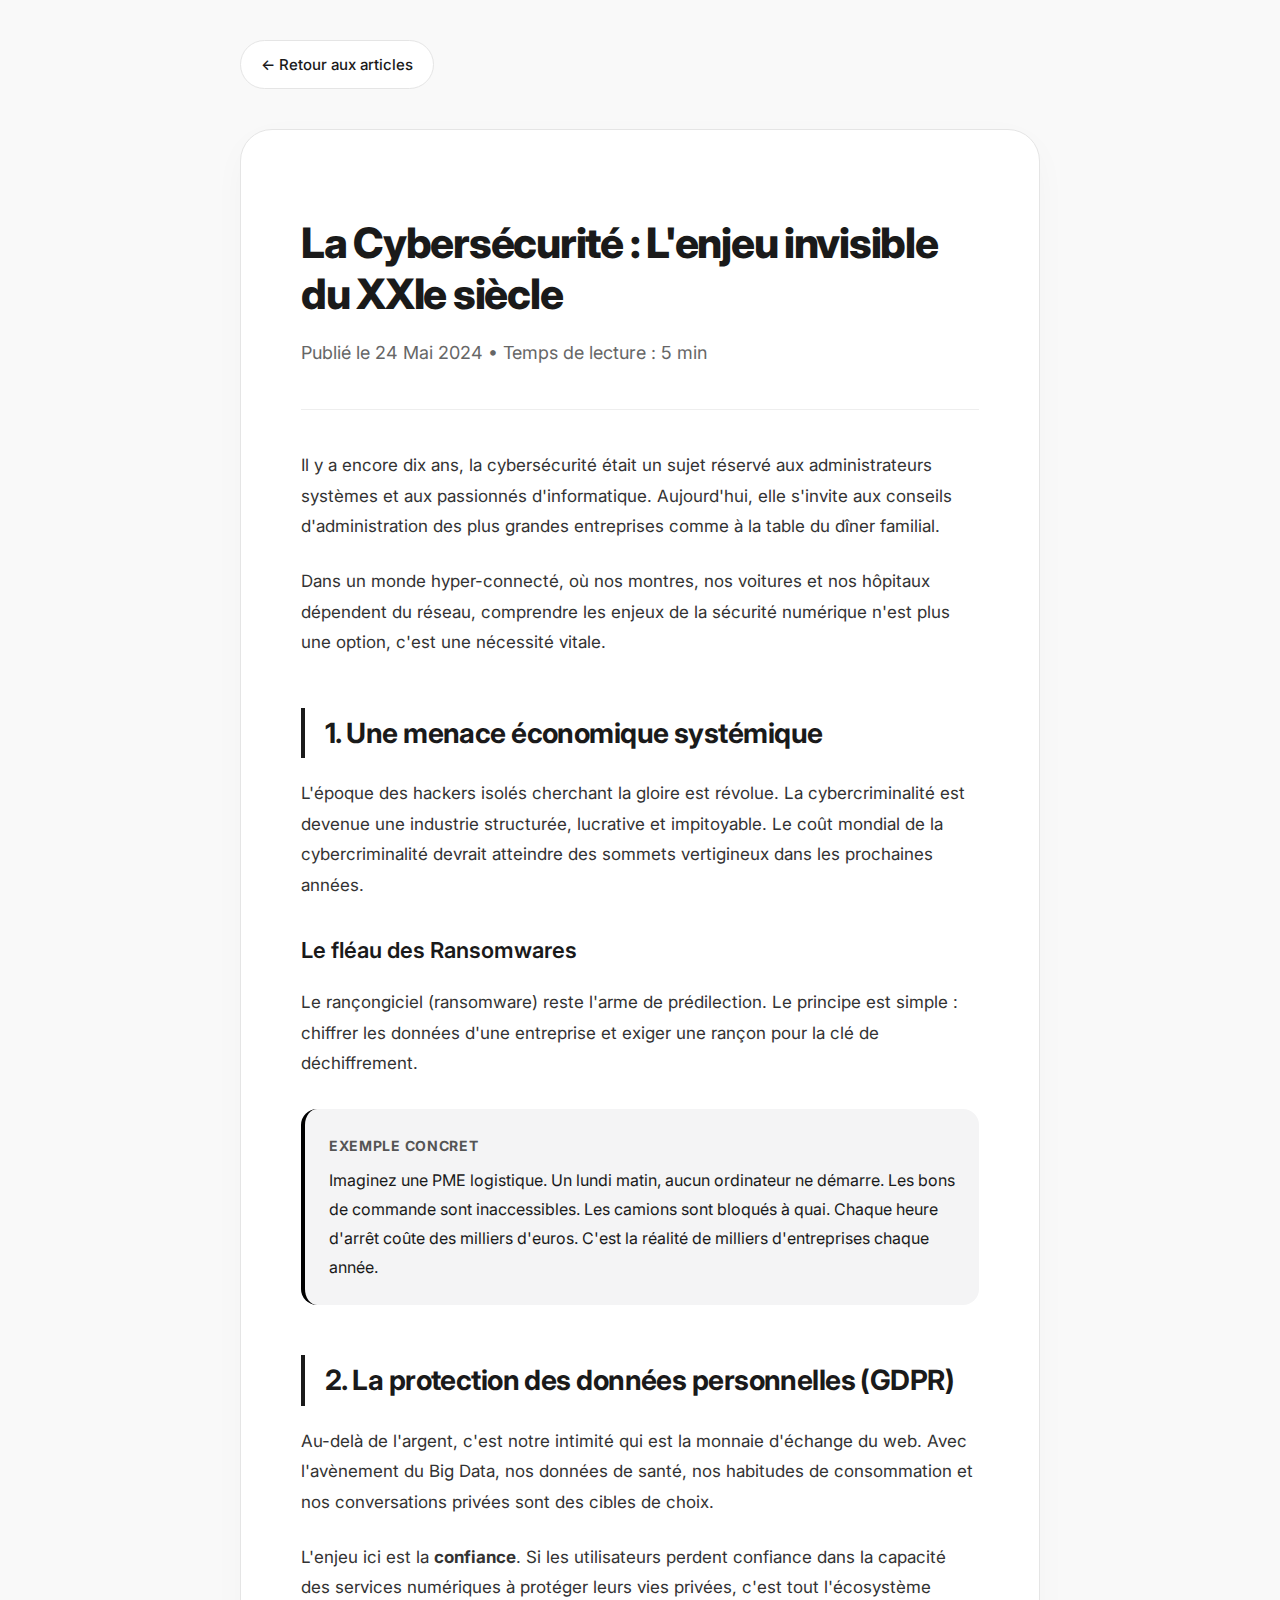
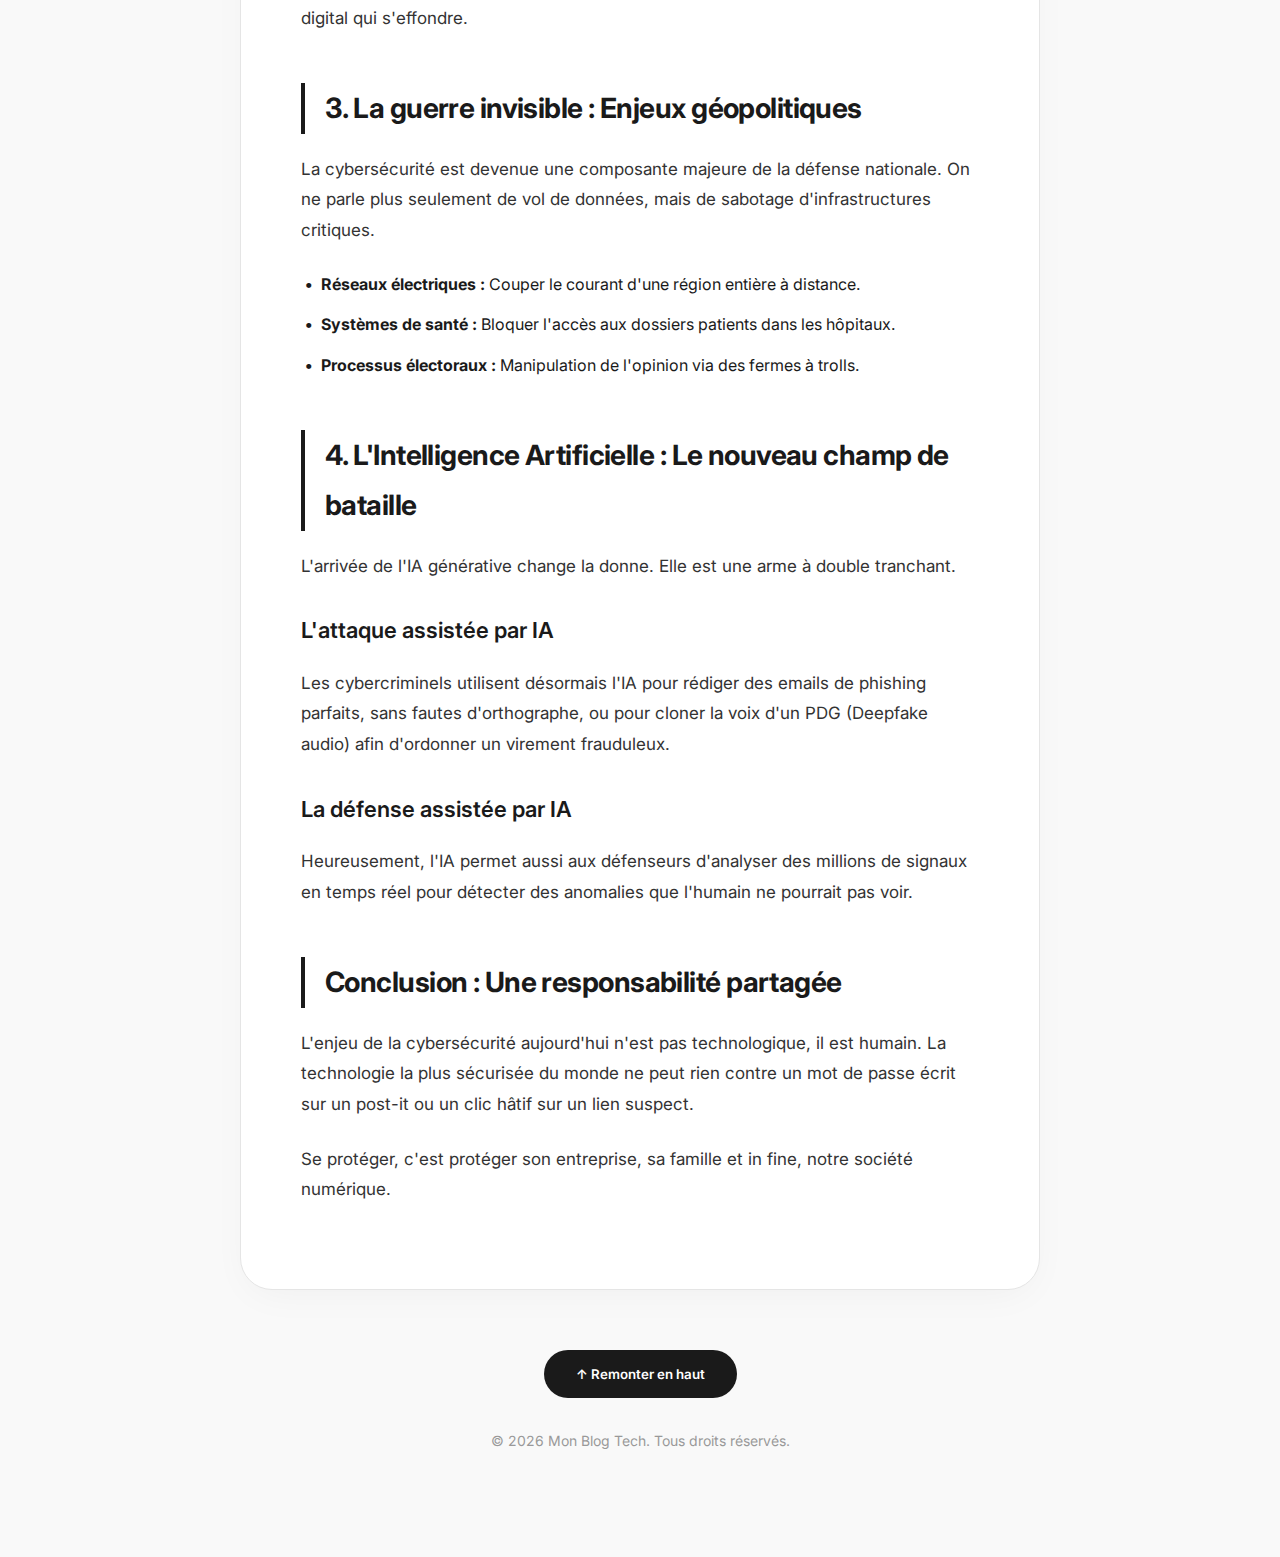
<file: blog/cybersecurite/article-enjeux-cybersecurité/index.html>
<!DOCTYPE html>
<html lang="fr">
<head>
    <meta charset="UTF-8">
    <meta name="viewport" content="width=device-width, initial-scale=1.0">
    <title>L'Enjeu de la Cybersécurité aujourd'hui - Blog Tech</title>
    
    <link rel="preconnect" href="https://fonts.googleapis.com">
    <link rel="preconnect" href="https://fonts.gstatic.com" crossorigin>
    <link href="https://fonts.googleapis.com/css2?family=Inter:wght@300;400;500;600;700&display=swap" rel="stylesheet">

    <style>
        /* --- CONFIGURATION GLOBALE --- */
        body {
            background-color: #f9f9f9; /* Blanc cassé */
            font-family: 'Inter', sans-serif;
            color: #1a1a1a; /* Noir profond pour le contraste */
            margin: 0;
            padding: 0;
            line-height: 1.8; /* Aéré pour la lecture */
            -webkit-font-smoothing: antialiased;
        }

        /* --- LAYOUT --- */
        .container {
            max-width: 800px; /* Largeur idéale pour la lecture */
            margin: 0 auto;
            padding: 40px 20px;
        }

        /* --- BOUTON RETOUR (Style Nav) --- */
        .nav-header {
            padding-bottom: 40px;
        }

        .btn-back {
            display: inline-flex;
            align-items: center;
            text-decoration: none;
            color: #1a1a1a;
            font-weight: 500;
            font-size: 15px;
            padding: 10px 20px;
            background-color: #ffffff;
            border: 1px solid #e5e5e5;
            border-radius: 99px;
            transition: all 0.2s ease;
        }

        .btn-back:hover {
            background-color: #1a1a1a;
            color: #ffffff;
            border-color: #1a1a1a;
            transform: translateX(-5px); /* Petite animation vers la gauche */
        }

        /* --- CONTENU DE L'ARTICLE (Style Carte) --- */
        .article-card {
            background: #ffffff;
            padding: 60px;
            border-radius: 32px; /* Arrondis modernes */
            box-shadow: 0 10px 40px -10px rgba(0,0,0,0.05);
            border: 1px solid #e5e5e5;
        }

        /* --- TYPOGRAPHIE ARTICLE --- */
        h1 {
            font-size: 42px;
            font-weight: 800;
            letter-spacing: -0.03em;
            margin-bottom: 10px;
            line-height: 1.2;
        }

        .subtitle {
            font-size: 18px;
            color: #666;
            margin-bottom: 40px;
            font-weight: 400;
        }

        h2 {
            font-size: 28px;
            font-weight: 700;
            margin-top: 50px;
            margin-bottom: 20px;
            letter-spacing: -0.02em;
            border-left: 4px solid #1a1a1a; /* Marqueur visuel */
            padding-left: 20px;
        }

        h3 {
            font-size: 22px;
            font-weight: 600;
            margin-top: 30px;
            margin-bottom: 15px;
        }

        p {
            margin-bottom: 24px;
            font-size: 17px;
            color: #333;
        }

        /* --- ÉLÉMENTS SPÉCIFIQUES --- */
        .highlight-box {
            background-color: #f4f4f5;
            border-radius: 16px;
            padding: 24px;
            margin: 30px 0;
            border-left: 4px solid #000;
        }

        .highlight-title {
            font-weight: 700;
            font-size: 14px;
            text-transform: uppercase;
            letter-spacing: 0.05em;
            margin-bottom: 8px;
            display: block;
            color: #555;
        }

        ul {
            margin-bottom: 24px;
            padding-left: 20px;
        }

        li {
            margin-bottom: 12px;
            position: relative;
            list-style: none;
        }

        li::before {
            content: "•";
            color: #1a1a1a;
            font-weight: bold;
            display: inline-block;
            width: 1em;
            margin-left: -1em;
        }

        /* --- PIED DE PAGE & BOUTON TOP --- */
        footer {
            margin-top: 60px;
            text-align: center;
            padding-bottom: 40px;
        }

        .btn-top {
            background-color: #1a1a1a;
            color: white;
            border: none;
            padding: 16px 32px;
            border-radius: 99px;
            font-family: 'Inter', sans-serif;
            font-weight: 600;
            cursor: pointer;
            transition: transform 0.2s ease, box-shadow 0.2s ease;
        }

        .btn-top:hover {
            transform: translateY(-3px);
            box-shadow: 0 10px 20px rgba(0,0,0,0.15);
        }

        /* --- RESPONSIVE --- */
        @media (max-width: 768px) {
            .article-card { padding: 30px; }
            h1 { font-size: 32px; }
            .container { padding: 20px; }
        }
    </style>
</head>
<body>

    <div class="container" id="top">
        <header class="nav-header">
            <a href="../index.html" class="btn-back">← Retour aux articles</a>
        </header>

        <main class="article-card">
            <article>
                <header>
                    <h1>La Cybersécurité : L'enjeu invisible du XXIe siècle</h1>
                    <p class="subtitle">Publié le 24 Mai 2024 • Temps de lecture : 5 min</p>
                    <hr style="border: 0; border-top: 1px solid #eee; margin-bottom: 40px;">
                </header>

                <section>
                    <p>
                        Il y a encore dix ans, la cybersécurité était un sujet réservé aux administrateurs systèmes et aux passionnés d'informatique. Aujourd'hui, elle s'invite aux conseils d'administration des plus grandes entreprises comme à la table du dîner familial. 
                    </p>
                    <p>
                        Dans un monde hyper-connecté, où nos montres, nos voitures et nos hôpitaux dépendent du réseau, comprendre les enjeux de la sécurité numérique n'est plus une option, c'est une nécessité vitale.
                    </p>
                </section>

                <section>
                    <h2>1. Une menace économique systémique</h2>
                    <p>
                        L'époque des hackers isolés cherchant la gloire est révolue. La cybercriminalité est devenue une industrie structurée, lucrative et impitoyable. Le coût mondial de la cybercriminalité devrait atteindre des sommets vertigineux dans les prochaines années.
                    </p>
                    
                    <h3>Le fléau des Ransomwares</h3>
                    <p>
                        Le rançongiciel (ransomware) reste l'arme de prédilection. Le principe est simple : chiffrer les données d'une entreprise et exiger une rançon pour la clé de déchiffrement.
                    </p>

                    <div class="highlight-box">
                        <span class="highlight-title">Exemple Concret</span>
                        Imaginez une PME logistique. Un lundi matin, aucun ordinateur ne démarre. Les bons de commande sont inaccessibles. Les camions sont bloqués à quai. Chaque heure d'arrêt coûte des milliers d'euros. C'est la réalité de milliers d'entreprises chaque année.
                    </div>
                </section>

                <section>
                    <h2>2. La protection des données personnelles (GDPR)</h2>
                    <p>
                        Au-delà de l'argent, c'est notre intimité qui est la monnaie d'échange du web. Avec l'avènement du Big Data, nos données de santé, nos habitudes de consommation et nos conversations privées sont des cibles de choix.
                    </p>
                    <p>
                        L'enjeu ici est la <strong>confiance</strong>. Si les utilisateurs perdent confiance dans la capacité des services numériques à protéger leurs vies privées, c'est tout l'écosystème digital qui s'effondre.
                    </p>
                </section>

                <section>
                    <h2>3. La guerre invisible : Enjeux géopolitiques</h2>
                    <p>
                        La cybersécurité est devenue une composante majeure de la défense nationale. On ne parle plus seulement de vol de données, mais de sabotage d'infrastructures critiques.
                    </p>
                    <ul>
                        <li><strong>Réseaux électriques :</strong> Couper le courant d'une région entière à distance.</li>
                        <li><strong>Systèmes de santé :</strong> Bloquer l'accès aux dossiers patients dans les hôpitaux.</li>
                        <li><strong>Processus électoraux :</strong> Manipulation de l'opinion via des fermes à trolls.</li>
                    </ul>
                </section>

                <section>
                    <h2>4. L'Intelligence Artificielle : Le nouveau champ de bataille</h2>
                    <p>
                        L'arrivée de l'IA générative change la donne. Elle est une arme à double tranchant.
                    </p>
                    <h3>L'attaque assistée par IA</h3>
                    <p>
                        Les cybercriminels utilisent désormais l'IA pour rédiger des emails de phishing parfaits, sans fautes d'orthographe, ou pour cloner la voix d'un PDG (Deepfake audio) afin d'ordonner un virement frauduleux.
                    </p>
                    <h3>La défense assistée par IA</h3>
                    <p>
                        Heureusement, l'IA permet aussi aux défenseurs d'analyser des millions de signaux en temps réel pour détecter des anomalies que l'humain ne pourrait pas voir.
                    </p>
                </section>

                <section>
                    <h2>Conclusion : Une responsabilité partagée</h2>
                    <p>
                        L'enjeu de la cybersécurité aujourd'hui n'est pas technologique, il est humain. La technologie la plus sécurisée du monde ne peut rien contre un mot de passe écrit sur un post-it ou un clic hâtif sur un lien suspect.
                    </p>
                    <p>
                        Se protéger, c'est protéger son entreprise, sa famille et in fine, notre société numérique.
                    </p>
                </section>
            </article>
        </main>

        <footer>
            <button onclick="window.scrollTo({top: 0, behavior: 'smooth'});" class="btn-top">
                ↑ Remonter en haut
            </button>
            <p style="margin-top: 30px; font-size: 14px; color: #999;">&copy; 2026 Mon Blog Tech. Tous droits réservés.</p>
        </footer>
    </div>

</body>
</html>
</file>
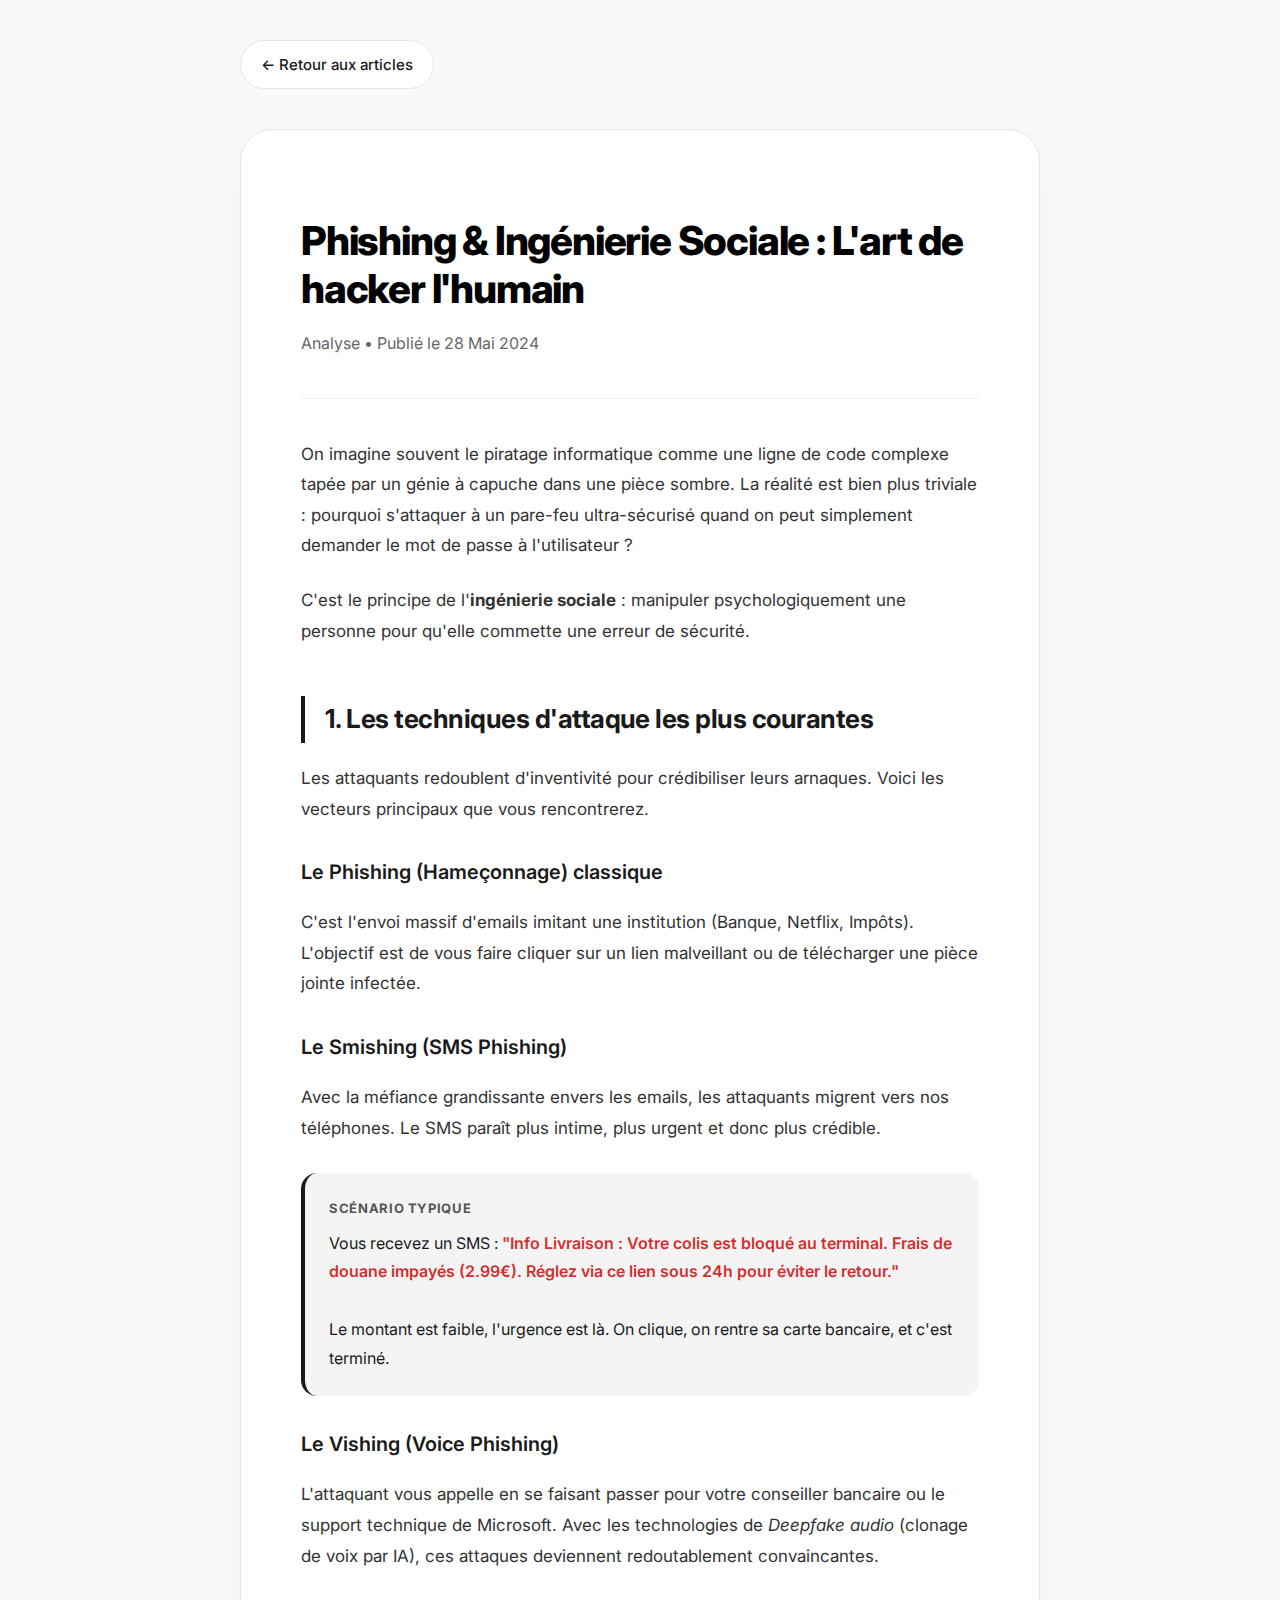
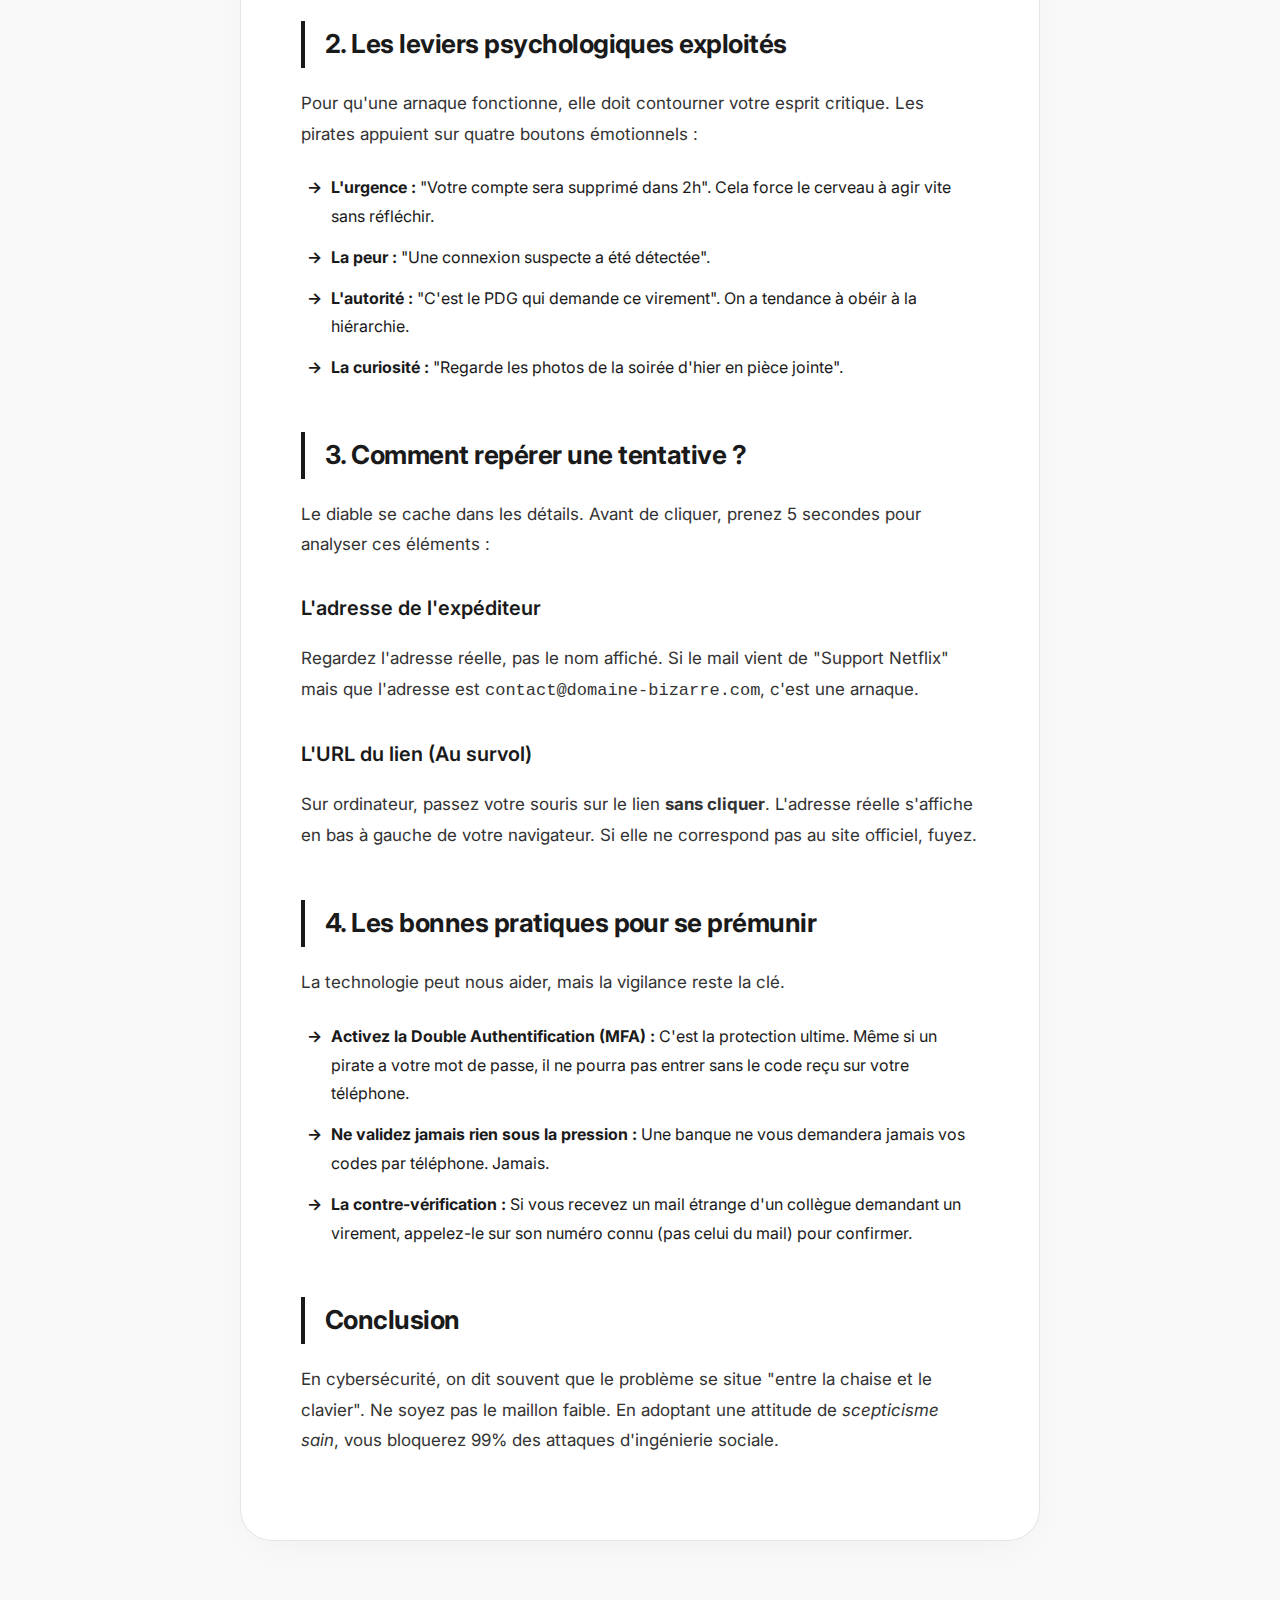
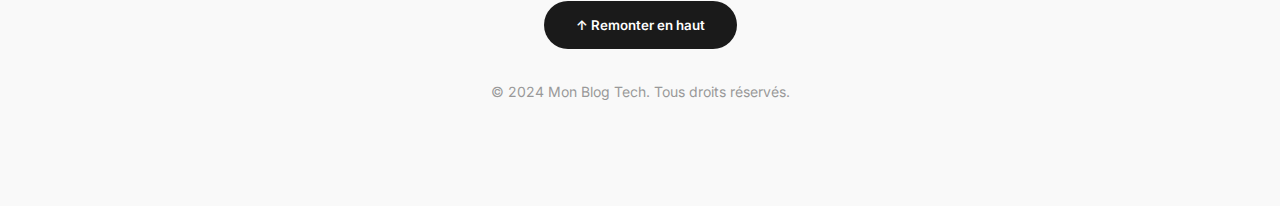
<file: blog/cybersecurite/article-phishing-cybersecurité/index.html>
<!DOCTYPE html>
<html lang="fr">
<head>
    <meta charset="UTF-8">
    <meta name="viewport" content="width=device-width, initial-scale=1.0">
    <title>Phishing & Ingénierie Sociale - Blog Tech</title>
    
    <link rel="preconnect" href="https://fonts.googleapis.com">
    <link rel="preconnect" href="https://fonts.gstatic.com" crossorigin>
    <link href="https://fonts.googleapis.com/css2?family=Inter:wght@300;400;500;600;700&display=swap" rel="stylesheet">

    <style>
        /* --- CONFIGURATION GLOBALE --- */
        body {
            background-color: #f9f9f9; /* Blanc cassé */
            font-family: 'Inter', sans-serif;
            color: #1a1a1a; /* Noir profond */
            margin: 0;
            padding: 0;
            line-height: 1.8;
            -webkit-font-smoothing: antialiased;
        }

        /* --- LAYOUT --- */
        .container {
            max-width: 800px;
            margin: 0 auto;
            padding: 40px 20px;
        }

        /* --- BOUTON RETOUR --- */
        .nav-header {
            padding-bottom: 40px;
        }

        .btn-back {
            display: inline-flex;
            align-items: center;
            text-decoration: none;
            color: #1a1a1a;
            font-weight: 500;
            font-size: 15px;
            padding: 10px 20px;
            background-color: #ffffff;
            border: 1px solid #e5e5e5;
            border-radius: 99px;
            transition: all 0.2s ease;
        }

        .btn-back:hover {
            background-color: #1a1a1a;
            color: #ffffff;
            border-color: #1a1a1a;
            transform: translateX(-5px);
        }

        /* --- CONTENU DE L'ARTICLE --- */
        .article-card {
            background: #ffffff;
            padding: 60px;
            border-radius: 32px;
            box-shadow: 0 10px 40px -10px rgba(0,0,0,0.05);
            border: 1px solid #e5e5e5;
        }

        /* --- TYPOGRAPHIE --- */
        h1 {
            font-size: 40px;
            font-weight: 800;
            letter-spacing: -0.03em;
            margin-bottom: 10px;
            line-height: 1.2;
            color: #000;
        }

        .subtitle {
            font-size: 16px;
            color: #666;
            margin-bottom: 40px;
            font-weight: 400;
        }

        h2 {
            font-size: 26px;
            font-weight: 700;
            margin-top: 50px;
            margin-bottom: 20px;
            letter-spacing: -0.02em;
            border-left: 4px solid #1a1a1a;
            padding-left: 20px;
        }

        h3 {
            font-size: 20px;
            font-weight: 600;
            margin-top: 30px;
            margin-bottom: 15px;
            color: #1a1a1a;
        }

        p {
            margin-bottom: 24px;
            font-size: 17px;
            color: #333;
        }

        /* --- BOX EXEMPLE --- */
        .highlight-box {
            background-color: #f4f4f5;
            border-radius: 16px;
            padding: 24px;
            margin: 30px 0;
            border-left: 4px solid #1a1a1a;
        }

        .highlight-title {
            font-weight: 700;
            font-size: 13px;
            text-transform: uppercase;
            letter-spacing: 0.05em;
            margin-bottom: 8px;
            display: block;
            color: #555;
        }

        .alert-text {
            color: #d32f2f; /* Rouge subtil pour l'alerte */
            font-weight: 600;
        }

        /* --- LISTES --- */
        ul {
            margin-bottom: 24px;
            padding-left: 20px;
        }

        li {
            margin-bottom: 12px;
            position: relative;
            list-style: none;
            padding-left: 10px;
        }

        li::before {
            content: "→";
            color: #1a1a1a;
            font-weight: bold;
            display: inline-block;
            width: 1.5em;
            margin-left: -1.5em;
        }

        /* --- FOOTER --- */
        footer {
            margin-top: 60px;
            text-align: center;
            padding-bottom: 40px;
        }

        .btn-top {
            background-color: #1a1a1a;
            color: white;
            border: none;
            padding: 16px 32px;
            border-radius: 99px;
            font-family: 'Inter', sans-serif;
            font-weight: 600;
            cursor: pointer;
            transition: transform 0.2s ease, box-shadow 0.2s ease;
        }

        .btn-top:hover {
            transform: translateY(-3px);
            box-shadow: 0 10px 20px rgba(0,0,0,0.15);
        }

        /* --- RESPONSIVE --- */
        @media (max-width: 768px) {
            .article-card { padding: 30px; }
            h1 { font-size: 30px; }
            .container { padding: 20px; }
        }
    </style>
</head>
<body>

    <div class="container" id="top">
        <header class="nav-header">
            <a href="../index.html" class="btn-back">← Retour aux articles</a>
        </header>

        <main class="article-card">
            <article>
                <header>
                    <h1>Phishing & Ingénierie Sociale : L'art de hacker l'humain</h1>
                    <p class="subtitle">Analyse • Publié le 28 Mai 2024</p>
                    <hr style="border: 0; border-top: 1px solid #eee; margin-bottom: 40px;">
                </header>

                <section>
                    <p>
                        On imagine souvent le piratage informatique comme une ligne de code complexe tapée par un génie à capuche dans une pièce sombre. La réalité est bien plus triviale : pourquoi s'attaquer à un pare-feu ultra-sécurisé quand on peut simplement demander le mot de passe à l'utilisateur ?
                    </p>
                    <p>
                        C'est le principe de l'<strong>ingénierie sociale</strong> : manipuler psychologiquement une personne pour qu'elle commette une erreur de sécurité.
                    </p>
                </section>

                <section>
                    <h2>1. Les techniques d'attaque les plus courantes</h2>
                    <p>
                        Les attaquants redoublent d'inventivité pour crédibiliser leurs arnaques. Voici les vecteurs principaux que vous rencontrerez.
                    </p>

                    <h3>Le Phishing (Hameçonnage) classique</h3>
                    <p>
                        C'est l'envoi massif d'emails imitant une institution (Banque, Netflix, Impôts). L'objectif est de vous faire cliquer sur un lien malveillant ou de télécharger une pièce jointe infectée.
                    </p>

                    <h3>Le Smishing (SMS Phishing)</h3>
                    <p>
                        Avec la méfiance grandissante envers les emails, les attaquants migrent vers nos téléphones. Le SMS paraît plus intime, plus urgent et donc plus crédible.
                    </p>

                    <div class="highlight-box">
                        <span class="highlight-title">Scénario typique</span>
                        Vous recevez un SMS : <span class="alert-text">"Info Livraison : Votre colis est bloqué au terminal. Frais de douane impayés (2.99€). Réglez via ce lien sous 24h pour éviter le retour."</span><br><br>
                        Le montant est faible, l'urgence est là. On clique, on rentre sa carte bancaire, et c'est terminé.
                    </div>

                    <h3>Le Vishing (Voice Phishing)</h3>
                    <p>
                        L'attaquant vous appelle en se faisant passer pour votre conseiller bancaire ou le support technique de Microsoft. Avec les technologies de <em>Deepfake audio</em> (clonage de voix par IA), ces attaques deviennent redoutablement convaincantes.
                    </p>
                </section>

                <section>
                    <h2>2. Les leviers psychologiques exploités</h2>
                    <p>
                        Pour qu'une arnaque fonctionne, elle doit contourner votre esprit critique. Les pirates appuient sur quatre boutons émotionnels :
                    </p>
                    <ul>
                        <li><strong>L'urgence :</strong> "Votre compte sera supprimé dans 2h". Cela force le cerveau à agir vite sans réfléchir.</li>
                        <li><strong>La peur :</strong> "Une connexion suspecte a été détectée".</li>
                        <li><strong>L'autorité :</strong> "C'est le PDG qui demande ce virement". On a tendance à obéir à la hiérarchie.</li>
                        <li><strong>La curiosité :</strong> "Regarde les photos de la soirée d'hier en pièce jointe".</li>
                    </ul>
                </section>

                <section>
                    <h2>3. Comment repérer une tentative ?</h2>
                    <p>
                        Le diable se cache dans les détails. Avant de cliquer, prenez 5 secondes pour analyser ces éléments :
                    </p>
                    
                    <h3>L'adresse de l'expéditeur</h3>
                    <p>
                        Regardez l'adresse réelle, pas le nom affiché. Si le mail vient de "Support Netflix" mais que l'adresse est <code>contact@domaine-bizarre.com</code>, c'est une arnaque.
                    </p>

                    <h3>L'URL du lien (Au survol)</h3>
                    <p>
                        Sur ordinateur, passez votre souris sur le lien <strong>sans cliquer</strong>. L'adresse réelle s'affiche en bas à gauche de votre navigateur. Si elle ne correspond pas au site officiel, fuyez.
                    </p>
                </section>

                <section>
                    <h2>4. Les bonnes pratiques pour se prémunir</h2>
                    <p>
                        La technologie peut nous aider, mais la vigilance reste la clé.
                    </p>
                    <ul>
                        <li><strong>Activez la Double Authentification (MFA) :</strong> C'est la protection ultime. Même si un pirate a votre mot de passe, il ne pourra pas entrer sans le code reçu sur votre téléphone.</li>
                        <li><strong>Ne validez jamais rien sous la pression :</strong> Une banque ne vous demandera jamais vos codes par téléphone. Jamais.</li>
                        <li><strong>La contre-vérification :</strong> Si vous recevez un mail étrange d'un collègue demandant un virement, appelez-le sur son numéro connu (pas celui du mail) pour confirmer.</li>
                    </ul>
                </section>

                <section>
                    <h2>Conclusion</h2>
                    <p>
                        En cybersécurité, on dit souvent que le problème se situe "entre la chaise et le clavier". Ne soyez pas le maillon faible. En adoptant une attitude de <em>scepticisme sain</em>, vous bloquerez 99% des attaques d'ingénierie sociale.
                    </p>
                </section>
            </article>
        </main>

        <footer>
            <button onclick="window.scrollTo({top: 0, behavior: 'smooth'});" class="btn-top">
                ↑ Remonter en haut
            </button>
            <p style="margin-top: 30px; font-size: 14px; color: #999;">&copy; 2024 Mon Blog Tech. Tous droits réservés.</p>
        </footer>
    </div>

</body>
</html>
</file>
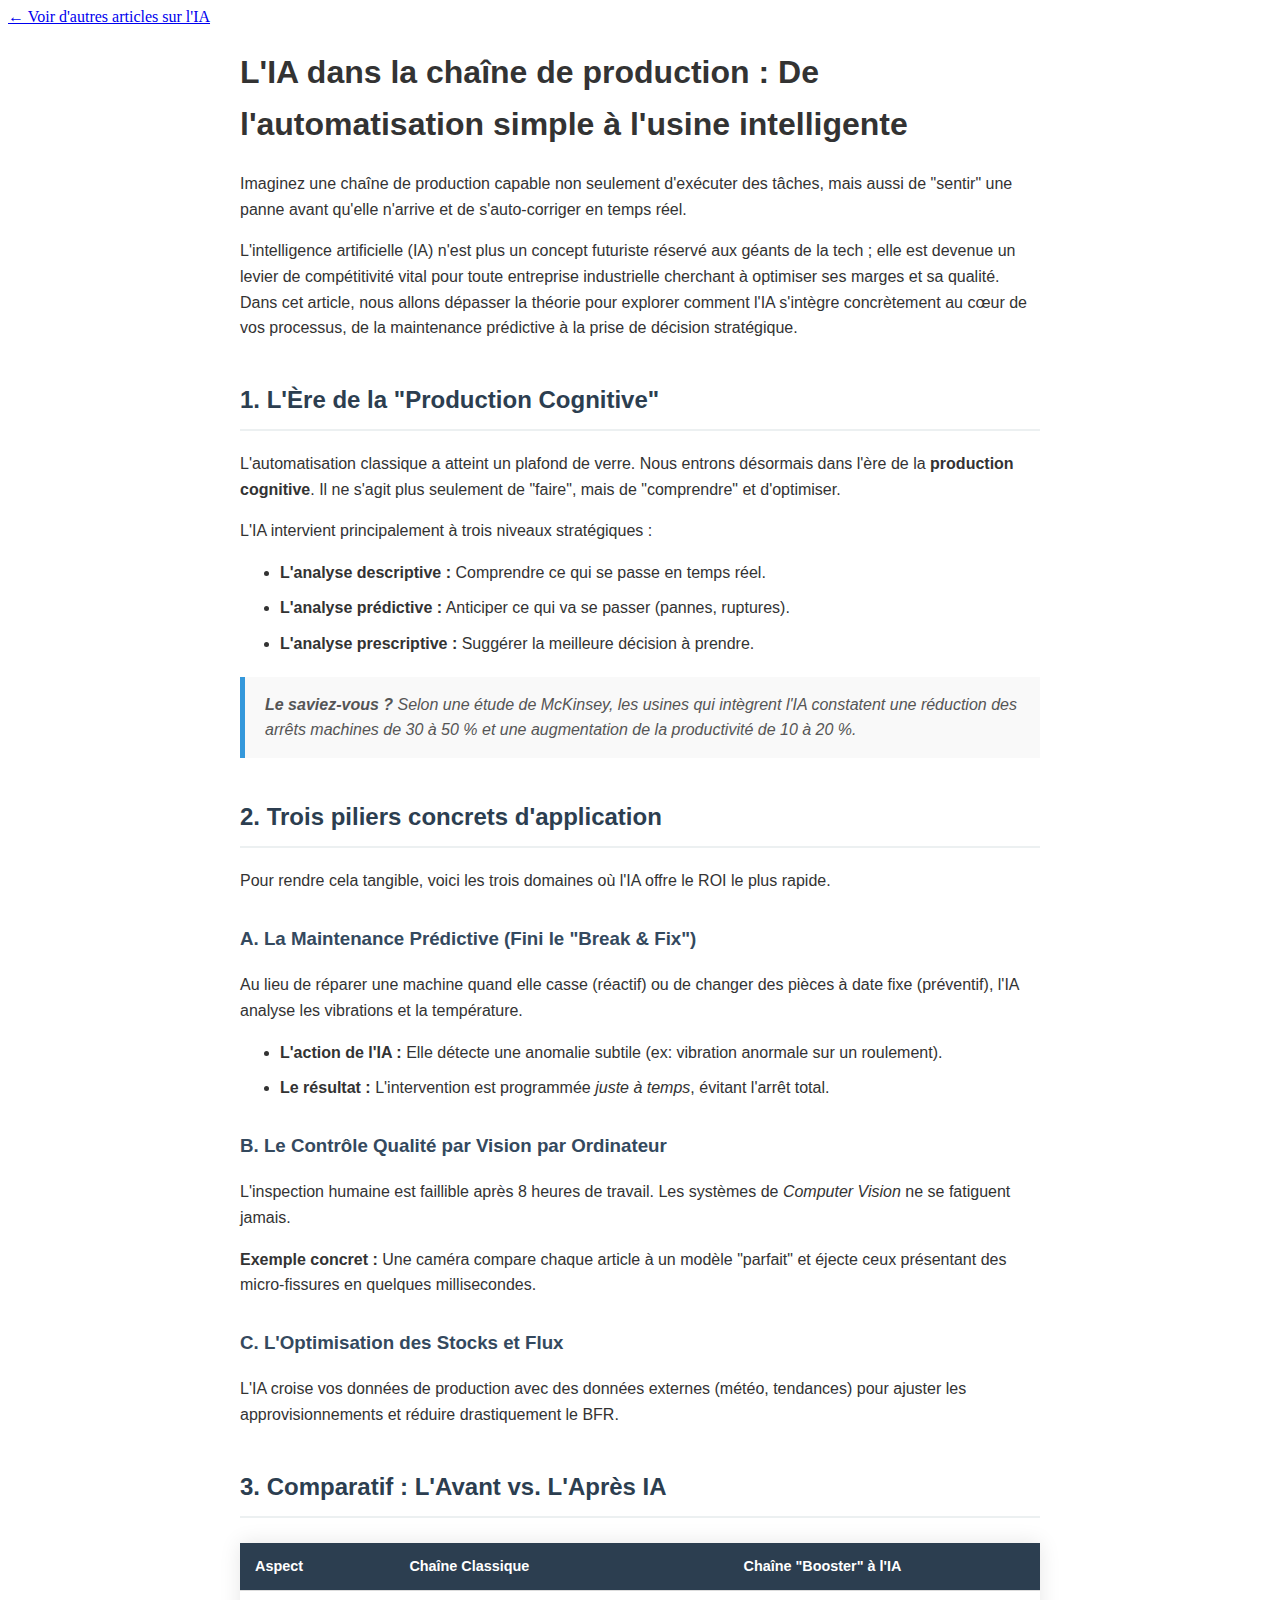
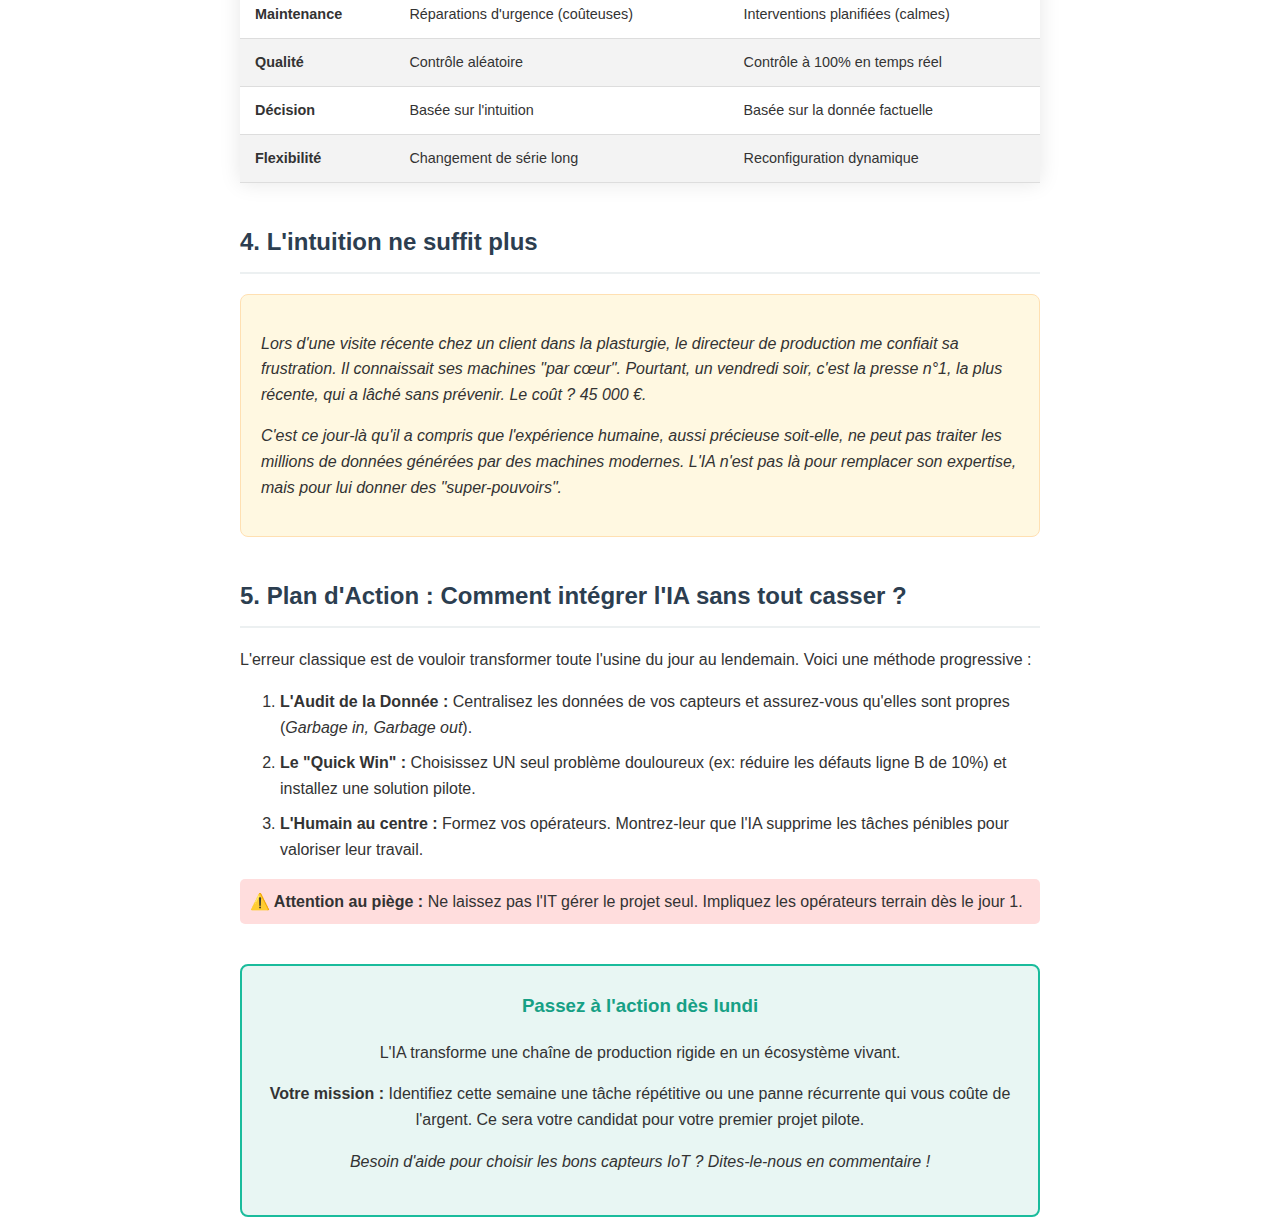
<file: blog/ia/article-ia-production/index.html>
<!DOCTYPE html>
<html lang="fr">
<head>
<meta charset="UTF-8">
<style>
    /* Styles pour l'article de blog - À adapter selon votre charte graphique */
    .blog-post-container {
        font-family: 'Helvetica Neue', Helvetica, Arial, sans-serif;
        line-height: 1.6;
        color: #333;
        max-width: 800px;
        margin: 0 auto;
    }
    .blog-post-container h2 {
        color: #2c3e50;
        border-bottom: 2px solid #ecf0f1;
        padding-bottom: 10px;
        margin-top: 40px;
    }
    .blog-post-container h3 {
        color: #34495e;
        margin-top: 30px;
    }
    .blog-post-container ul {
        margin-bottom: 20px;
    }
    .blog-post-container li {
        margin-bottom: 10px;
    }
    /* Style pour les citations et stats */
    .blog-highlight {
        background-color: #f9f9f9;
        border-left: 5px solid #3498db;
        padding: 15px 20px;
        margin: 20px 0;
        font-style: italic;
        color: #555;
    }
    /* Style pour le tableau */
    .blog-table {
        width: 100%;
        border-collapse: collapse;
        margin: 25px 0;
        font-size: 0.9em;
        box-shadow: 0 0 20px rgba(0, 0, 0, 0.1);
    }
    .blog-table th, .blog-table td {
        padding: 12px 15px;
        text-align: left;
        border-bottom: 1px solid #dddddd;
    }
    .blog-table th {
        background-color: #2c3e50;
        color: #ffffff;
    }
    .blog-table tr:nth-of-type(even) {
        background-color: #f3f3f3;
    }
    /* Style pour l'anecdote personnelle */
    .blog-story {
        background-color: #fff8e1; /* Fond jaune pâle */
        border: 1px solid #ffe0b2;
        padding: 20px;
        border-radius: 8px;
    }
    /* Style pour le CTA final */
    .blog-cta {
        background-color: #e8f6f3;
        border: 2px solid #1abc9c;
        padding: 25px;
        text-align: center;
        border-radius: 8px;
        margin-top: 40px;
    }
    .blog-cta h3 {
        margin-top: 0;
        color: #16a085;
    }
</style>
</head>
<body>
<a href="../index.html" class="ia-back-btn">← Voir d'autres articles sur l'IA</a>
<article class="blog-post-container">

    <h1>L'IA dans la chaîne de production : De l'automatisation simple à l'usine intelligente</h1>

    <p class="lead">
        Imaginez une chaîne de production capable non seulement d'exécuter des tâches, mais aussi de "sentir" une panne avant qu'elle n'arrive et de s'auto-corriger en temps réel.
    </p>
    <p>
        L'intelligence artificielle (IA) n'est plus un concept futuriste réservé aux géants de la tech ; elle est devenue un levier de compétitivité vital pour toute entreprise industrielle cherchant à optimiser ses marges et sa qualité. Dans cet article, nous allons dépasser la théorie pour explorer comment l'IA s'intègre concrètement au cœur de vos processus, de la maintenance prédictive à la prise de décision stratégique.
    </p>

    <h2>1. L'Ère de la "Production Cognitive"</h2>
    <p>
        L'automatisation classique a atteint un plafond de verre. Nous entrons désormais dans l'ère de la <strong>production cognitive</strong>. Il ne s'agit plus seulement de "faire", mais de "comprendre" et d'optimiser.
    </p>
    
    <p>L'IA intervient principalement à trois niveaux stratégiques :</p>
    <ul>
        <li><strong>L'analyse descriptive :</strong> Comprendre ce qui se passe en temps réel.</li>
        <li><strong>L'analyse prédictive :</strong> Anticiper ce qui va se passer (pannes, ruptures).</li>
        <li><strong>L'analyse prescriptive :</strong> Suggérer la meilleure décision à prendre.</li>
    </ul>

    <blockquote class="blog-highlight">
        <strong>Le saviez-vous ?</strong> Selon une étude de McKinsey, les usines qui intègrent l'IA constatent une réduction des arrêts machines de 30 à 50 % et une augmentation de la productivité de 10 à 20 %.
    </blockquote>

    <h2>2. Trois piliers concrets d'application</h2>
    <p>Pour rendre cela tangible, voici les trois domaines où l'IA offre le ROI le plus rapide.</p>

    <h3>A. La Maintenance Prédictive (Fini le "Break & Fix")</h3>
    <p>
        Au lieu de réparer une machine quand elle casse (réactif) ou de changer des pièces à date fixe (préventif), l'IA analyse les vibrations et la température.
    </p>
    <ul>
        <li><strong>L'action de l'IA :</strong> Elle détecte une anomalie subtile (ex: vibration anormale sur un roulement).</li>
        <li><strong>Le résultat :</strong> L'intervention est programmée <em>juste à temps</em>, évitant l'arrêt total.</li>
    </ul>

    <h3>B. Le Contrôle Qualité par Vision par Ordinateur</h3>
    
    <p>
        L'inspection humaine est faillible après 8 heures de travail. Les systèmes de <em>Computer Vision</em> ne se fatiguent jamais.
    </p>
    <p>
        <strong>Exemple concret :</strong> Une caméra compare chaque article à un modèle "parfait" et éjecte ceux présentant des micro-fissures en quelques millisecondes.
    </p>

    <h3>C. L'Optimisation des Stocks et Flux</h3>
    <p>
        L'IA croise vos données de production avec des données externes (météo, tendances) pour ajuster les approvisionnements et réduire drastiquement le BFR.
    </p>

    <h2>3. Comparatif : L'Avant vs. L'Après IA</h2>
    
    <table class="blog-table">
        <thead>
            <tr>
                <th>Aspect</th>
                <th>Chaîne Classique</th>
                <th>Chaîne "Booster" à l'IA</th>
            </tr>
        </thead>
        <tbody>
            <tr>
                <td><strong>Maintenance</strong></td>
                <td>Réparations d'urgence (coûteuses)</td>
                <td>Interventions planifiées (calmes)</td>
            </tr>
            <tr>
                <td><strong>Qualité</strong></td>
                <td>Contrôle aléatoire</td>
                <td>Contrôle à 100% en temps réel</td>
            </tr>
            <tr>
                <td><strong>Décision</strong></td>
                <td>Basée sur l'intuition</td>
                <td>Basée sur la donnée factuelle</td>
            </tr>
            <tr>
                <td><strong>Flexibilité</strong></td>
                <td>Changement de série long</td>
                <td>Reconfiguration dynamique</td>
            </tr>
        </tbody>
    </table>

    <h2>4. L'intuition ne suffit plus</h2>
    
    <div class="blog-story">
        <p>
            <em>Lors d'une visite récente chez un client dans la plasturgie, le directeur de production me confiait sa frustration. Il connaissait ses machines "par cœur". Pourtant, un vendredi soir, c'est la presse n°1, la plus récente, qui a lâché sans prévenir. Le coût ? 45 000 €.</em>
        </p>
        <p>
            <em>C'est ce jour-là qu'il a compris que l'expérience humaine, aussi précieuse soit-elle, ne peut pas traiter les millions de données générées par des machines modernes. L'IA n'est pas là pour remplacer son expertise, mais pour lui donner des "super-pouvoirs".</em>
        </p>
    </div>

    <h2>5. Plan d'Action : Comment intégrer l'IA sans tout casser ?</h2>
    <p>L'erreur classique est de vouloir transformer toute l'usine du jour au lendemain. Voici une méthode progressive :</p>

    <ol>
        <li><strong>L'Audit de la Donnée :</strong> Centralisez les données de vos capteurs et assurez-vous qu'elles sont propres (<em>Garbage in, Garbage out</em>).</li>
        <li><strong>Le "Quick Win" :</strong> Choisissez UN seul problème douloureux (ex: réduire les défauts ligne B de 10%) et installez une solution pilote.</li>
        <li><strong>L'Humain au centre :</strong> Formez vos opérateurs. Montrez-leur que l'IA supprime les tâches pénibles pour valoriser leur travail.</li>
    </ol>

    <p style="background-color: #ffdddd; padding: 10px; border-radius: 5px;">
        <strong>⚠️ Attention au piège :</strong> Ne laissez pas l'IT gérer le projet seul. Impliquez les opérateurs terrain dès le jour 1.
    </p>

    <div class="blog-cta">
        <h3>Passez à l'action dès lundi</h3>
        <p>
            L'IA transforme une chaîne de production rigide en un écosystème vivant.
        </p>
        <p>
            <strong>Votre mission :</strong> Identifiez cette semaine une tâche répétitive ou une panne récurrente qui vous coûte de l'argent. Ce sera votre candidat pour votre premier projet pilote.
        </p>
        <p><em>Besoin d'aide pour choisir les bons capteurs IoT ? Dites-le-nous en commentaire !</em></p>
    </div>

</article>

</body>
</html>
</file>
